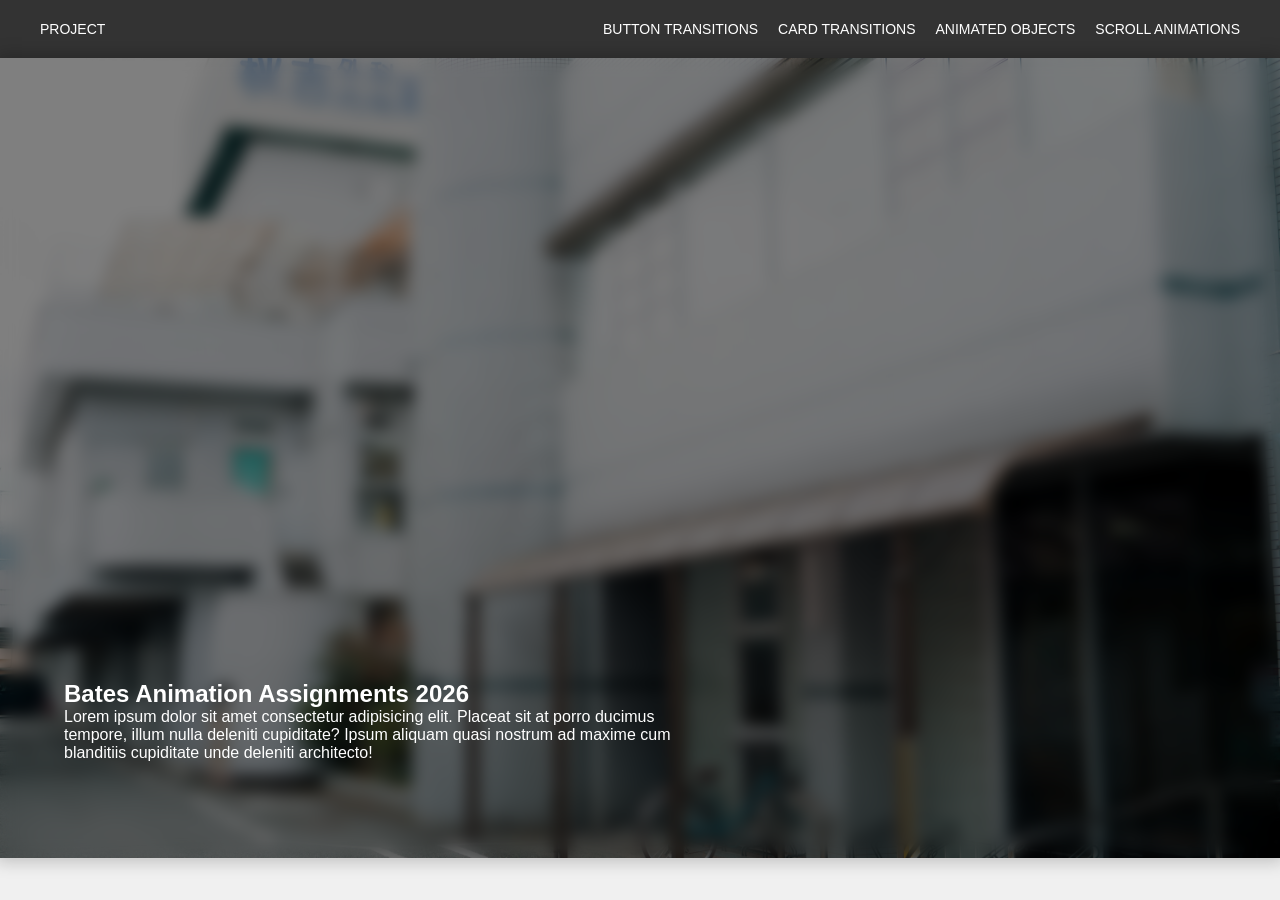
<file: index.html>
<!DOCTYPE html>
<html lang="en">
<head>
  <meta charset="UTF-8">
  <meta name="viewport" content="width=device-width, initial-scale=1.0">
  <title>Homepage</title>
  <link rel="stylesheet" href="/css/styles.css">
  <script src="/js/app.js" defer></script>
</head>
<body>
  
  <header>
    <nav>
      <a href="/">Project</a>
      <ul>
        <li><a href="/button-transitions.html">Button Transitions</a></li>
        <li><a href="/cards.html">Card Transitions</a></li>
        <li><a href="/animated-objects.html">Animated Objects</a></li>
        <li><a href="/scroll.html">Scroll Animations</a></li>
      </ul>
    </nav>
  </header>
  
  <section class="hero">
    <div class="hero-text-block">
      <h1>Bates Animation Assignments 2026</h1>
      <p>Lorem ipsum dolor sit amet consectetur adipisicing elit. Placeat sit at porro ducimus tempore, illum nulla deleniti cupiditate? Ipsum aliquam quasi nostrum ad maxime cum blanditiis cupiditate unde deleniti architecto!</p>
    </div>
    <img src="/images/street.jpg" alt="">
  </section>
</body>
</html>
</file>
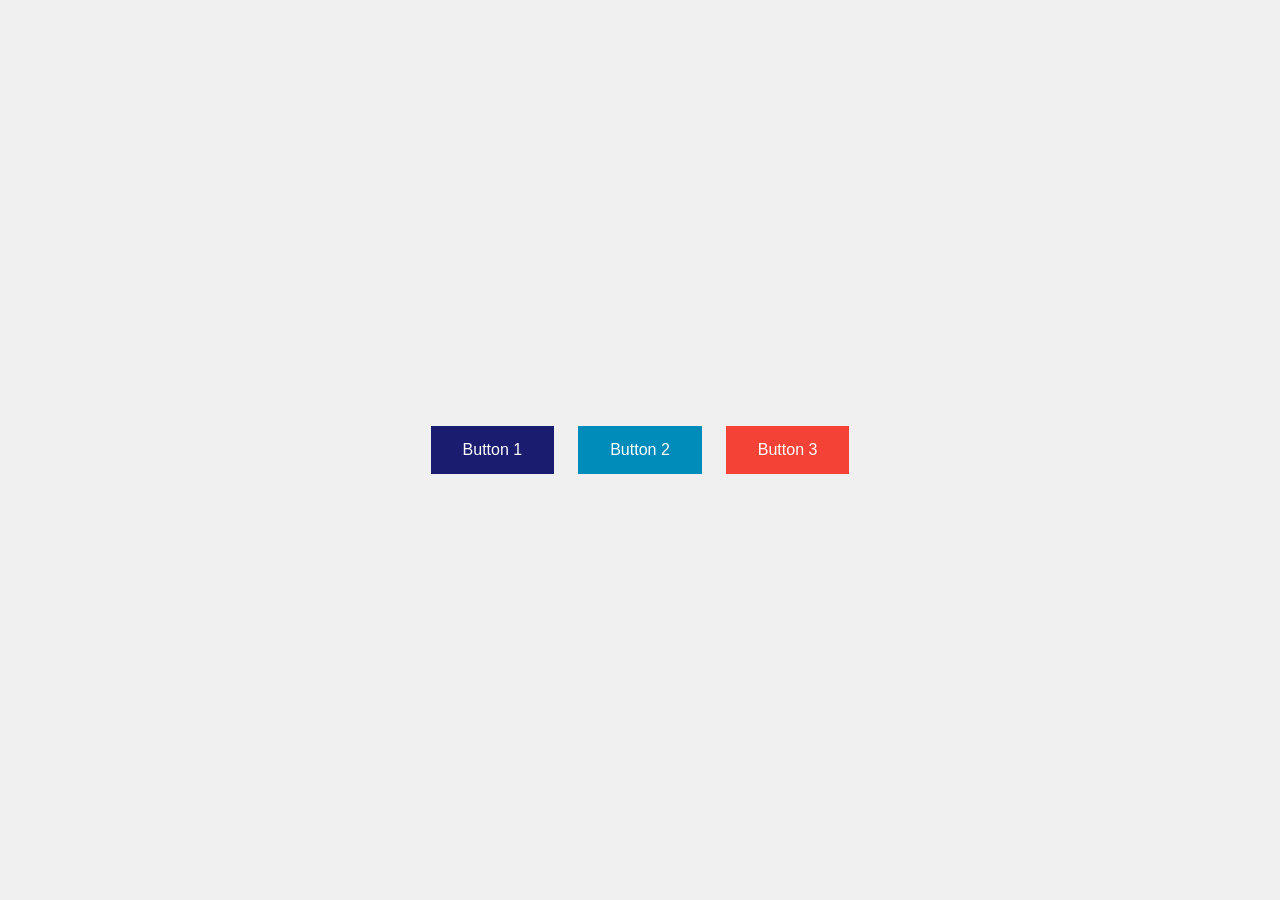
<file: button-transitions.html>
<!DOCTYPE html>
<html lang="en">
<head>
  <meta charset="UTF-8">
  <meta name="viewport" content="width=device-width, initial-scale=1.0">
  <title>Button Transitions</title>
  <link rel="stylesheet" href="/css/styles.css">
</head>
<body>
  <main>
    <ul>
      <li><a href="#" class="button-1">Button 1</a></li>
      <li><button id="button-id" class="button-2">Button 2</button></li>
      <li><button class="button-3">Button 3</button></li>
    </ul>
  </main>
</body>
</html>
</file>
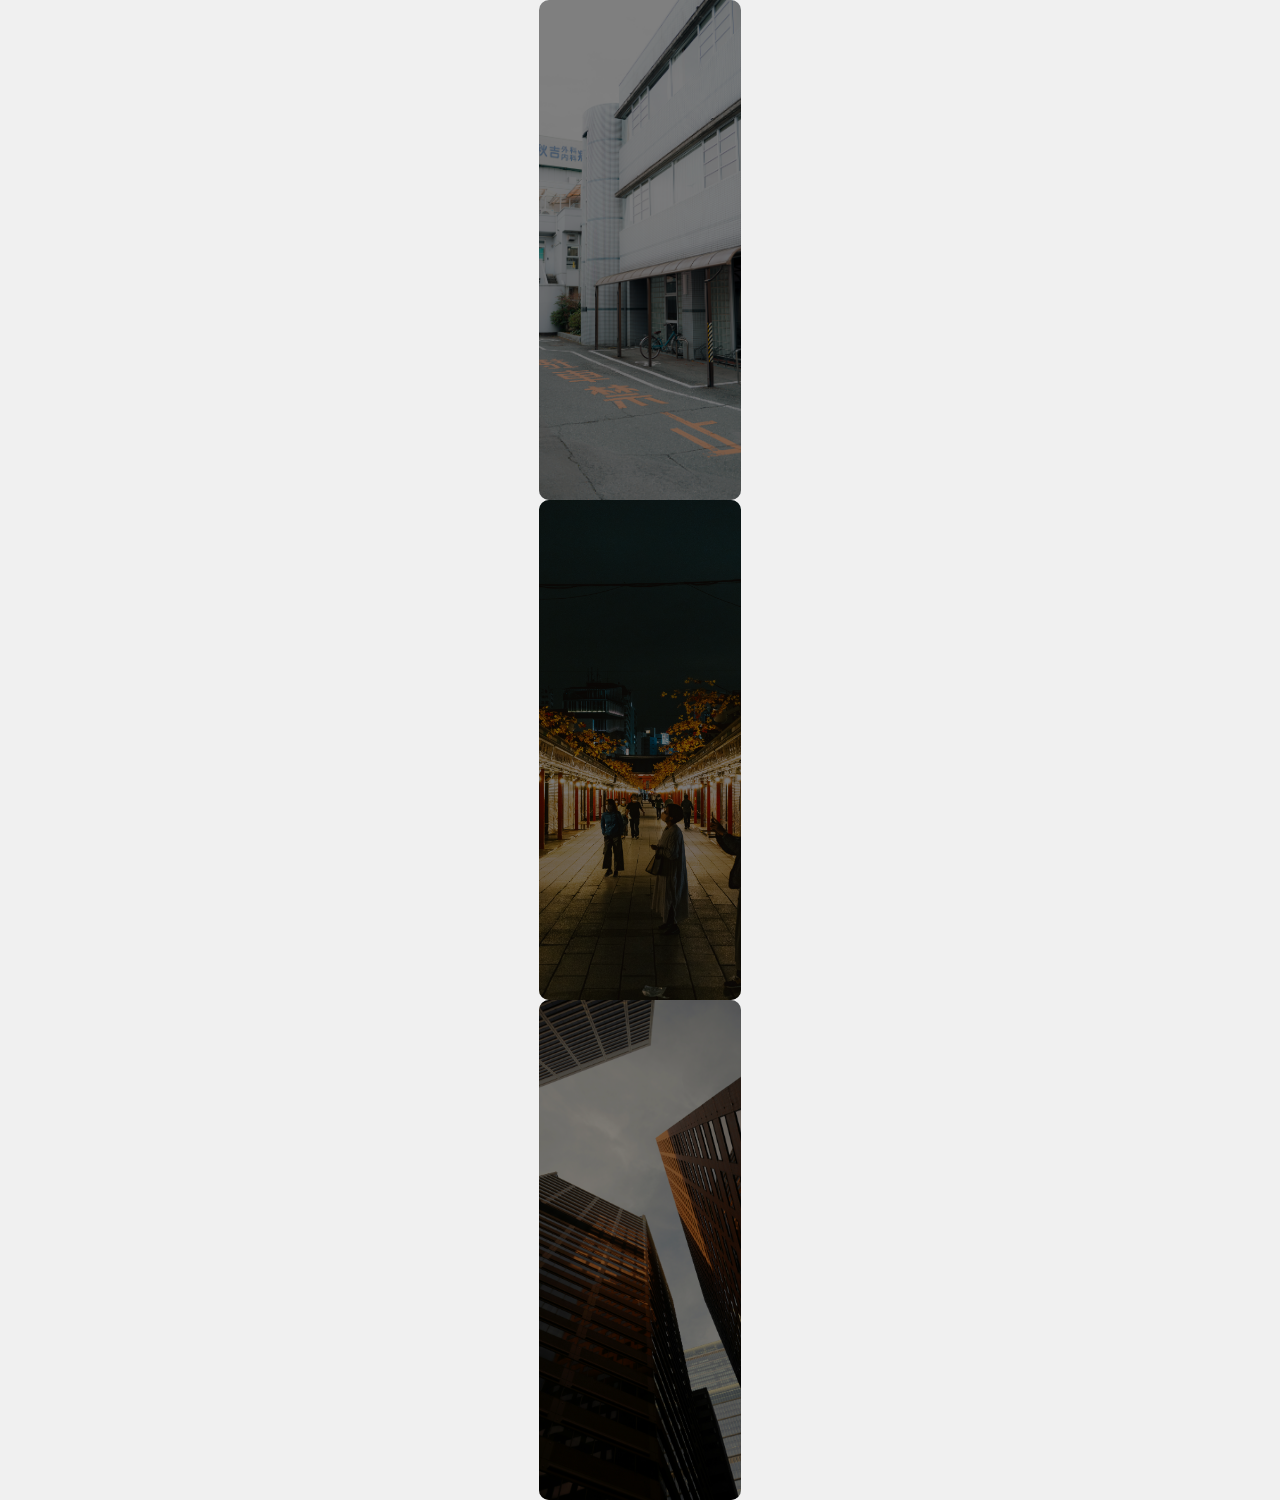
<file: cards-2.html>
<!DOCTYPE html>
<html lang="en">
<head>
  <meta charset="UTF-8">
  <meta name="viewport" content="width=device-width, initial-scale=1.0">
  <title>Cards 2</title>
  <link rel="stylesheet" href="/css/styles.css">
</head>
<body>
  <main>
    <section>
      <div class="card blue">
        <h2>City at Dawn</h2>
        <p>Soft light, sharp lines.</p>
        <img src="/images/street.jpg" alt="Morning street">
      </div>
      <div class="card purple">
        <h2>Night Pulse</h2>
        <p>Neon glow in motion.</p>
        <img src="/images/street-night.jpg" alt="Night street scene">
      </div>
      <div class="card green">
        <h2>Concrete Rise</h2>
        <p>Towers in the haze.</p>
        <img src="/images/buildings.jpg" alt="City buildings">
      </div>
    </section>
  </main>
</body>
</html>
</file>
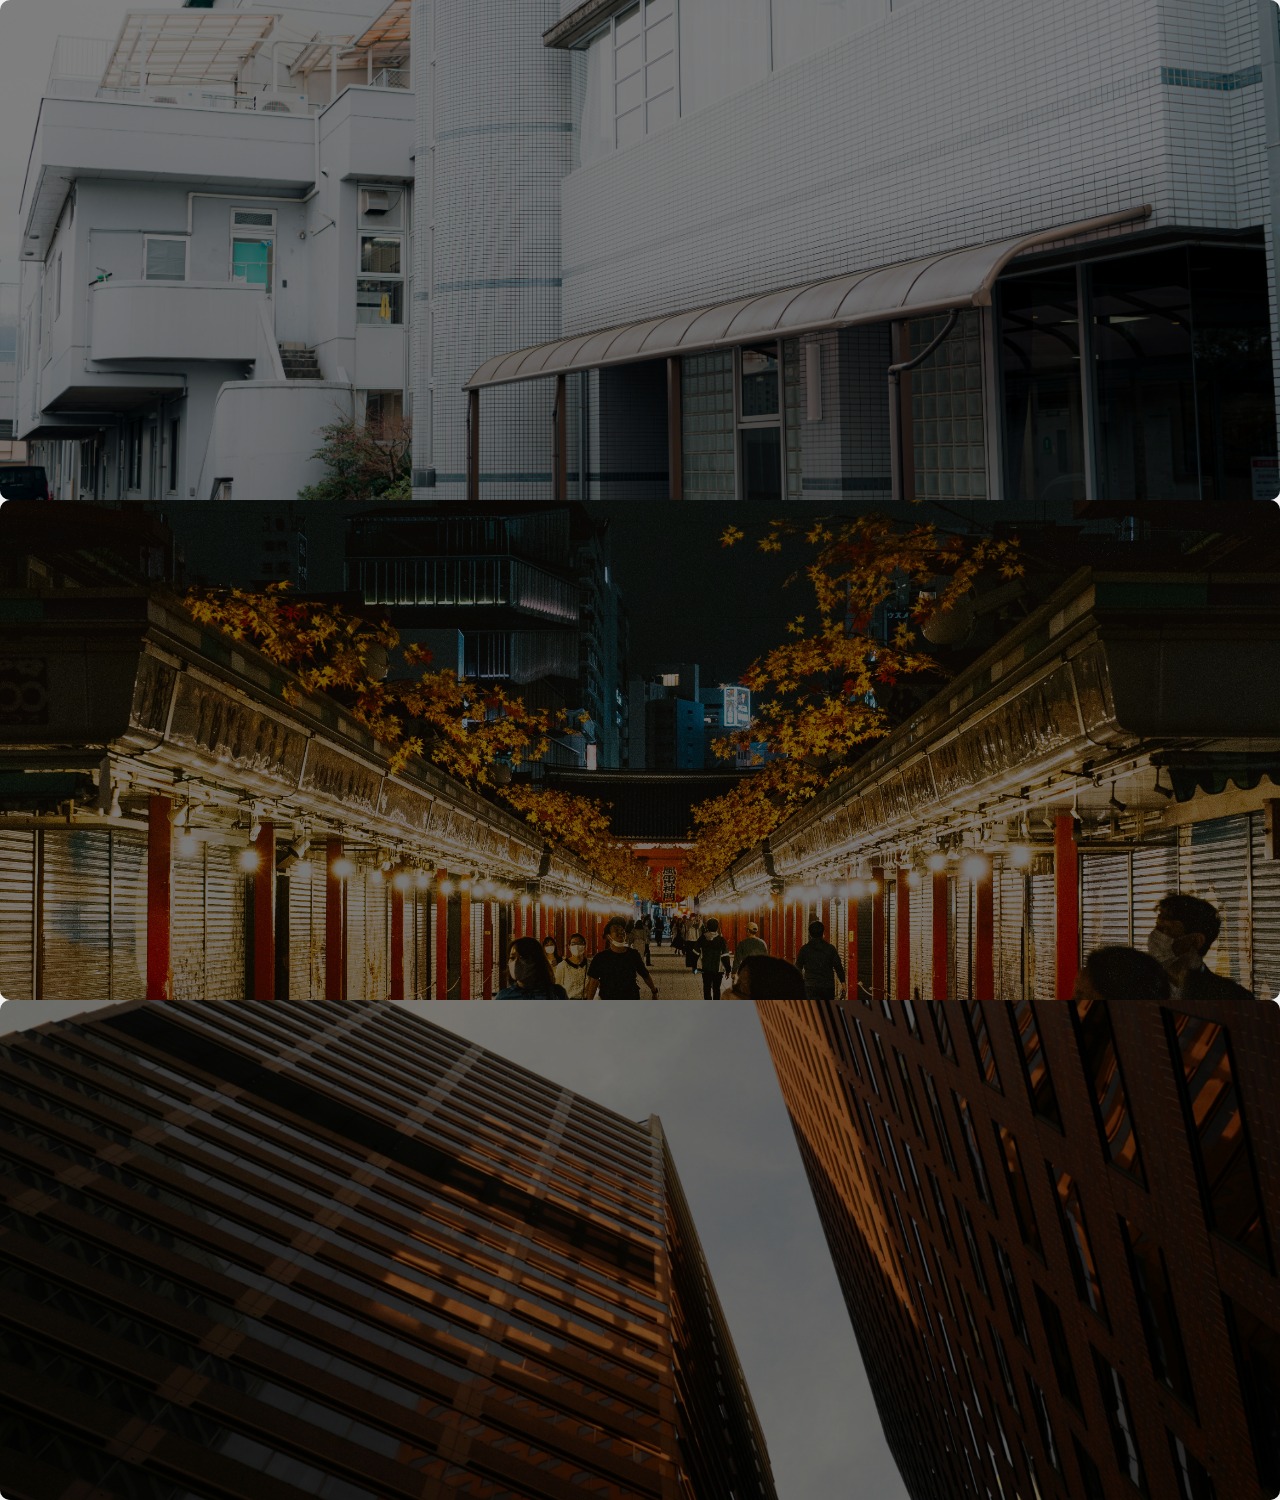
<file: cards.html>
<!DOCTYPE html>
<html lang="en">
<head>
  <meta charset="UTF-8">
  <meta name="viewport" content="width=device-width, initial-scale=1.0">
  <title>Card Transitions</title>
  <link rel="stylesheet" href="/css/styles.css">
</head>
<body>
  <main>
    <section>
      <div class="card blue">
        <h2>First Card</h2>
        <p>Lorem ipsum dolor sit amet consectetur adipisicing elit. Iure, nesciunt. Nobis accusantium, repudiandae debitis animi quos amet earum velit asperiores est obcaecati vitae repellendus alias eius, dolor voluptate impedit ab.</p>
        <img src="/images/street.jpg" alt="">
      </div>
      <div class="card purple">
        <h2>Second Card</h2>
        <p>Lorem ipsum dolor sit amet consectetur adipisicing elit. Iure, nesciunt. Nobis accusantium, repudiandae debitis animi quos amet earum velit asperiores est obcaecati vitae repellendus alias eius, dolor voluptate impedit ab.</p>
        <img src="/images/street-night.jpg" alt="">
      </div>
      <div class="card green">
        <h2>Third Card</h2>
        <p>Lorem ipsum dolor sit amet consectetur adipisicing elit. Iure, nesciunt. Nobis accusantium, repudiandae debitis animi quos amet earum velit asperiores est obcaecati vitae repellendus alias eius, dolor voluptate impedit ab.</p>
        <img src="/images/buildings.jpg" alt="">
      </div>
    </section>
  </main>
</body>
</html>
</file>
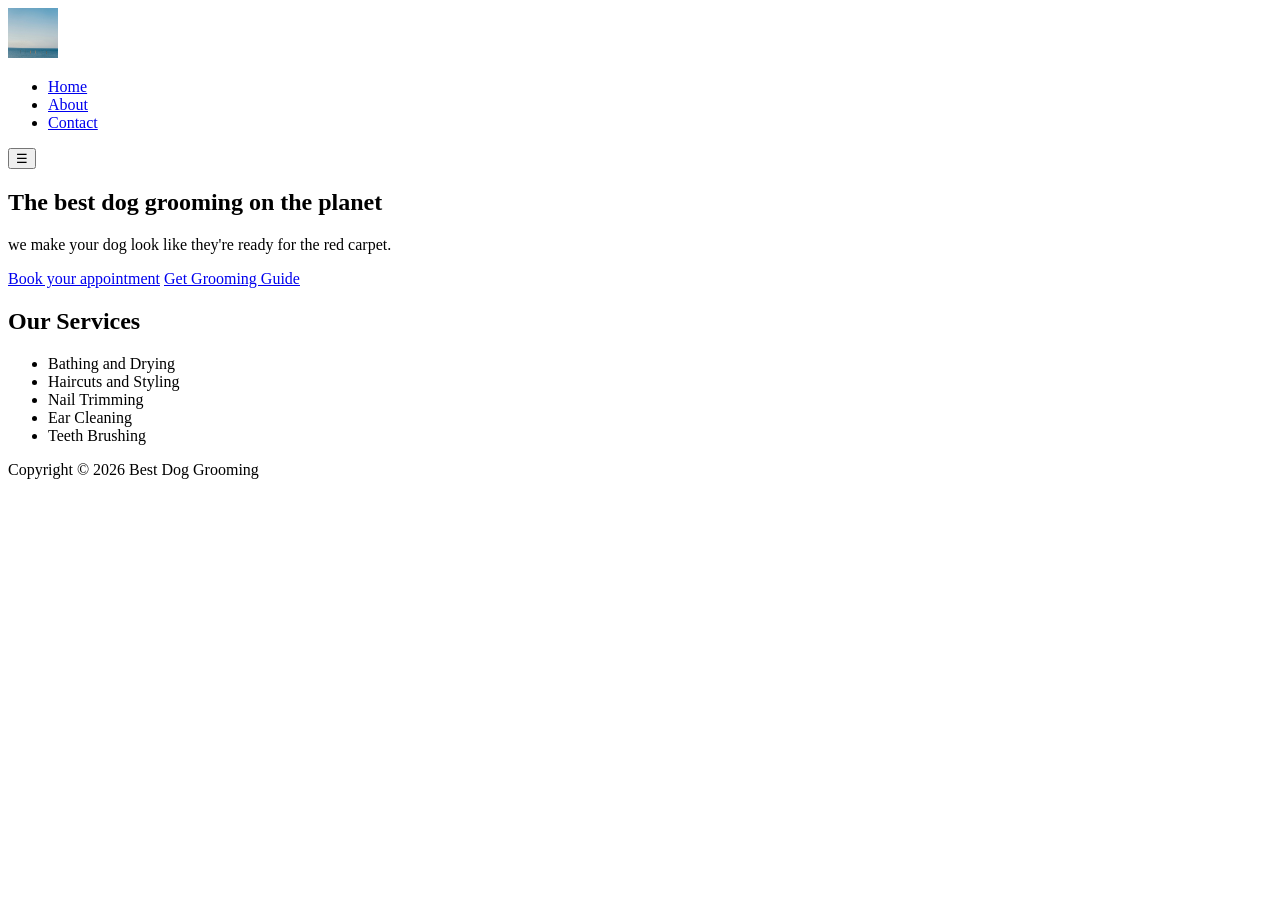
<file: index-1.html>
<!DOCTYPE html>
<html lang="en">
<head>
  <meta charset="UTF-8">
  <meta name="viewport" content="width=device-width, initial-scale=1.0">
  <title>Final Project</title>
  <script src="/js/app.js" defer></script>
</head>
<body>

  <!-- Header and Navbar -->
  <header>
    <nav>
      <div>
        <img src="/images/scroll.jpg" alt="My site logo" width="50" height="50">
      </div>
      <ul>
        <li><a href="/">Home</a></li>
        <li><a href="/cards.html">About</a></li>
        <li><a href="#contact">Contact</a></li>
      </ul>
    </nav>
  </header>

  <!-- Main Content -->
  <main>
    <!-- Hero Section -->
    <section id="contact">
      <h1>The best dog grooming on the planet</h1>
      <p>we make your dog look like they're ready for the red carpet.</p>
      <div class="button-block">
        <a href="#book-appointment">Book your appointment</a>
        <a href="#grooming-guide">Get Grooming Guide</a>
      </div>
    </section>

    <!-- Section 2: Services -->
    <section>
      <h2>Our Services</h2>
      <ul>
        <li>Bathing and Drying</li>
        <li>Haircuts and Styling</li>
        <li>Nail Trimming</li>
        <li>Ear Cleaning</li>
        <li>Teeth Brushing</li>
      </ul>
    </section>
  </main>

  <!-- Footer -->
  <footer>Copyright &copy; 2026 Best Dog Grooming</footer>

</body>
</html>
</file>
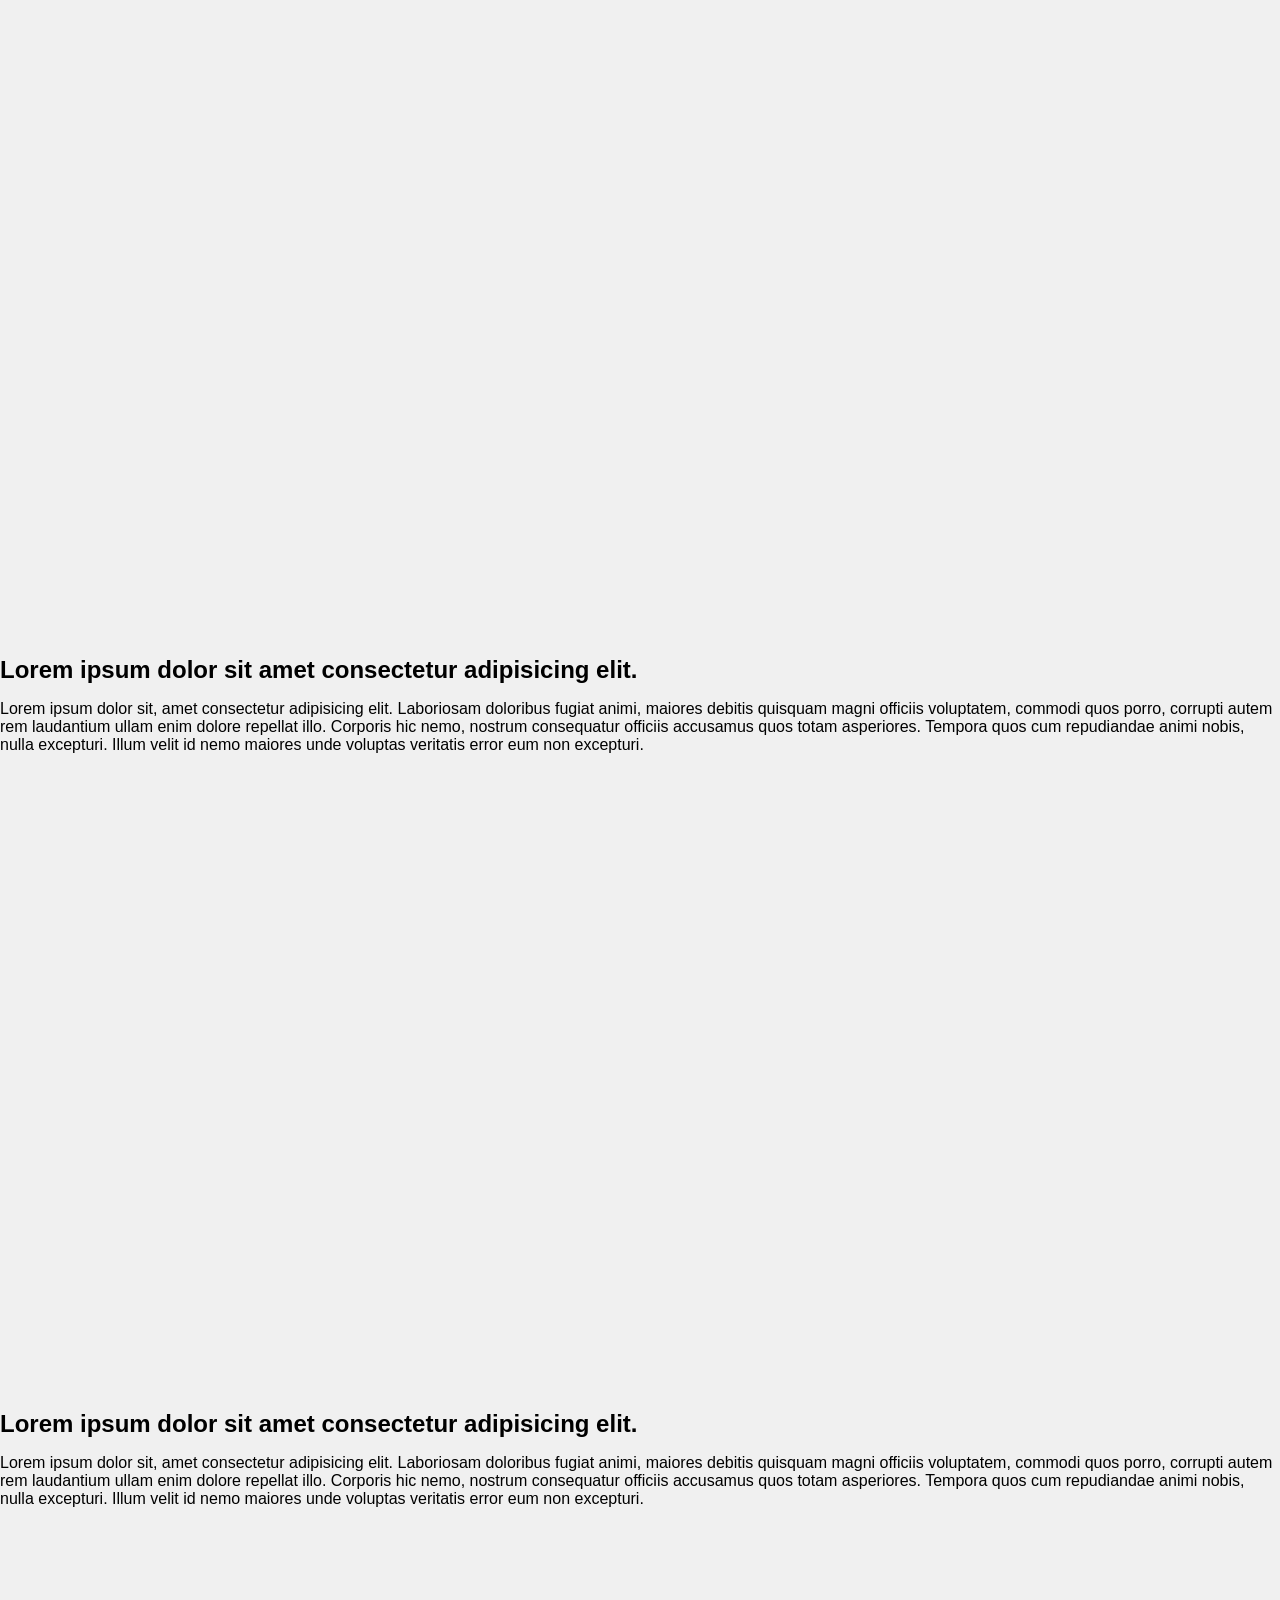
<file: scroll.html>
<!DOCTYPE html>
<html lang="en">
<head>
  <meta charset="UTF-8">
  <meta name="viewport" content="width=device-width, initial-scale=1.0">
  <title>Scroll Animations</title>
  <link rel="stylesheet" href="/css/styles.css">
  <script src="/js/app.js" defer></script>
</head>
<body>
  <div class="scroll-watcher"></div>
  <main>
    <article>
      <section class="no-grid">
        <div class="text-block hidden">
          <img src="/images/scroll.jpg" alt="Six wooden posts in the water" class="image_fade-in">
          <h2>Lorem ipsum dolor sit amet consectetur adipisicing elit.</h2>
          <p>Lorem ipsum dolor sit, amet consectetur adipisicing elit. Laboriosam doloribus fugiat animi, maiores debitis quisquam magni officiis voluptatem, commodi quos porro, corrupti autem rem laudantium ullam enim dolore repellat illo.
          Corporis hic nemo, nostrum consequatur officiis accusamus quos totam asperiores. Tempora quos cum repudiandae animi nobis, nulla excepturi. Illum velit id nemo maiores unde voluptas veritatis error eum non excepturi.</p>
        </div>
      </section>
      <section class="no-grid">
        <div class="text-block hidden">
          <img src="/images/scroll.jpg" alt="Six wooden posts in the water" class="image_fade-in">
          <h2>Lorem ipsum dolor sit amet consectetur adipisicing elit.</h2>
          <p>Lorem ipsum dolor sit, amet consectetur adipisicing elit. Laboriosam doloribus fugiat animi, maiores debitis quisquam magni officiis voluptatem, commodi quos porro, corrupti autem rem laudantium ullam enim dolore repellat illo.
          Corporis hic nemo, nostrum consequatur officiis accusamus quos totam asperiores. Tempora quos cum repudiandae animi nobis, nulla excepturi. Illum velit id nemo maiores unde voluptas veritatis error eum non excepturi.</p>
        </div>
      </section>
      <section class="no-grid">
        <div class="text-block hidden">
          <img src="/images/scroll.jpg" alt="Six wooden posts in the water" class="image_fade-in">
          <h2>Lorem ipsum dolor sit amet consectetur adipisicing elit.</h2>
          <p>Lorem ipsum dolor sit, amet consectetur adipisicing elit. Laboriosam doloribus fugiat animi, maiores debitis quisquam magni officiis voluptatem, commodi quos porro, corrupti autem rem laudantium ullam enim dolore repellat illo.
          Corporis hic nemo, nostrum consequatur officiis accusamus quos totam asperiores. Tempora quos cum repudiandae animi nobis, nulla excepturi. Illum velit id nemo maiores unde voluptas veritatis error eum non excepturi.</p>
        </div>
      </section>
    </article>
  </main>
</body>
</html>
</file>
<file: css/styles.css>
@import url('/css/nav.css'); /* Importing navigation styles */
@import url('/css/cards.css'); /* Importing card styles */
@import url('/css/animated-objects.css'); /* Importing animated objects styles */
@import url('/css/scroll.css'); /* Importing scroll animations styles */

/* Root */
* {
  box-sizing: border-box;
  margin: 0;
  padding: 0;
}

body {
  font-family: Arial, sans-serif;
  background-color: #f0f0f0;
}

main {
  display: flex;
  flex-direction: column;
  align-items: center;
  justify-content: center;
  min-height: 100vh;
}

/* section {
  display: grid;
  place-items: center;
  grid-template-columns: 1fr;
  padding: 20px;
  gap: 20px;
  min-height: 100vh;

  &.no-grid {
    display: block;
  }


  @media (min-width: 900px) {
    grid-template-columns: repeat(3, 1fr);
  }

} */

img {
  width: 100%;
  height: auto;
}

ul {
  list-style-type: none;
  display: flex;
  gap: 20px;
}

/* Buttons */
.button-1 {
  background-color: #1a1d6f;
  border: none;
  color: white;
  padding: 15px 32px;
  text-align: center;
  text-decoration: none;
  display: inline-block;
  font-size: 16px;
  margin: 4px 2px;
  cursor: pointer;
  transition: all 0.3s ease;
}

.button-1:hover {
  background-color: #a04571;
  transform: scale(1.1);
  border-radius: 10px;
}

.button-2 {
  background-color: #008CBA;
  border: none;
  color: white;
  padding: 15px 32px;
  text-align: center;
  text-decoration: none;
  display: inline-block;
  font-size: 16px;
  margin: 4px 2px;
  cursor: pointer;
  transition: all 0.3s ease;
}

.button-2:hover {
  background-color: #a04571;
  transform: translateY(-5px);
  border: 2px solid #455aa0;
  transition: all 1s ease;
}

.button-3 {
  background-color: #f44336;
  border: none;
  color: white;
  padding: 15px 32px;
  text-align: center;
  text-decoration: none;
  display: inline-block;
  font-size: 16px;
  margin: 4px 2px;
  cursor: pointer;
  transition: transform 0.3s ease;
}

.button-3:hover {
  background-color: #a04571;
  transform: rotate(10deg);
}

.hero {
  position: relative;
  padding-inline: 5%;
  padding-block: 6rem;
  overflow: hidden;
  min-height: 50rem;
  display: flex;
  align-items: flex-end;
  justify-content: flex-start;
  box-shadow: 0 0 1rem 0.25rem rgba(0, 0, 0, 0.2);

  &::before{
    --_blur: 8px;
    content: '';
    position: absolute;
    inset: 0;
    background-color: rgba(0, 0, 0, 0.5);
    -webkit-backdrop-filter: blur(var(--_blur));
    backdrop-filter: blur(var(--_blur));
    z-index: -1;
  }

  img {
    position: absolute;
    inset: 0;
    width: 100%;
    height: 100%;
    z-index: -2;
    object-fit: cover;
    object-position: center center;
  }

  .hero-text-block {
    color: white;
    max-width: 40rem;
  }
}
</file>
